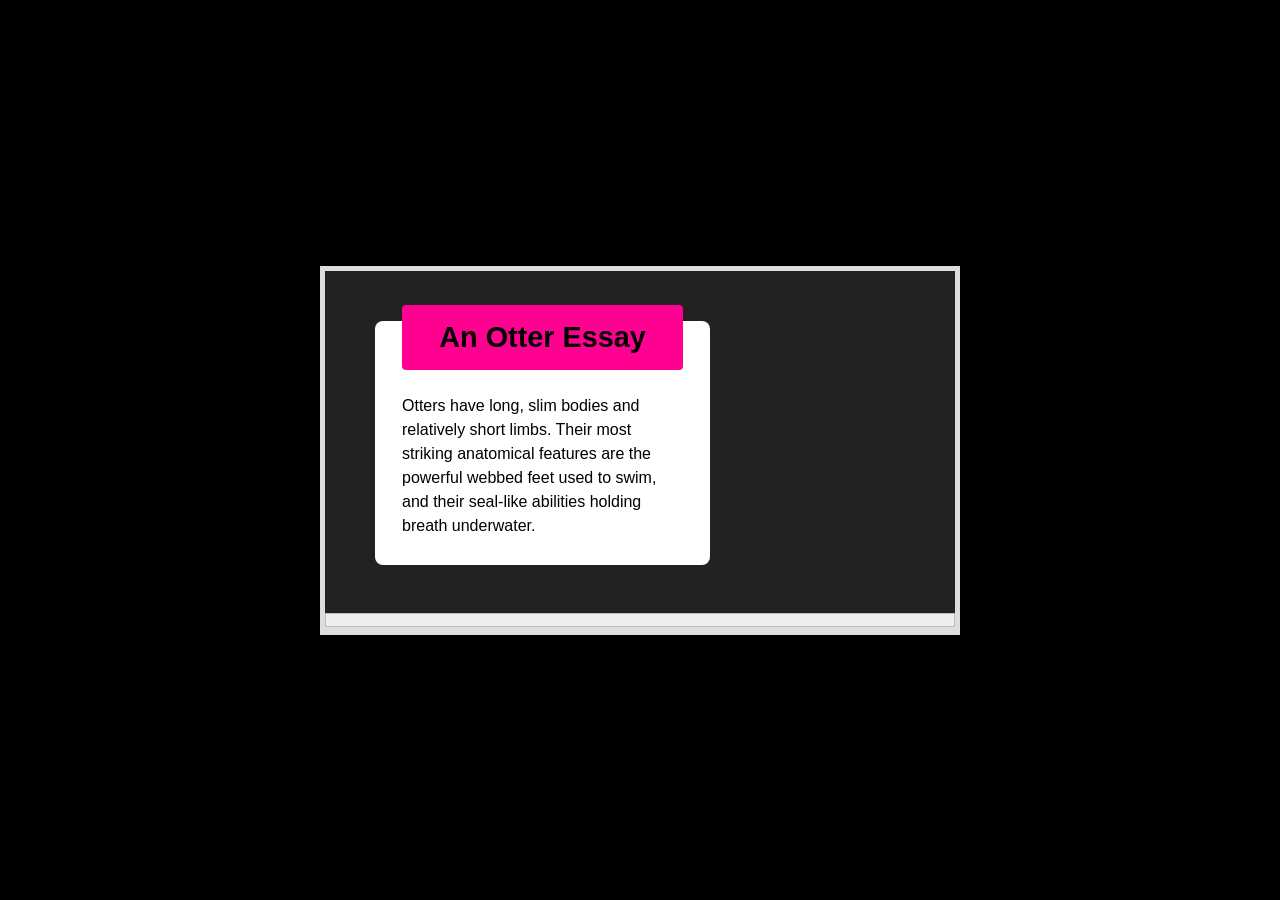
<file: css-assignment/index.html>
<!doctype html>
<html lang="en">
  <head>
    <meta charset="UTF-8" />
    <meta name="viewport" content="width=device-width, initial-scale=1.0" />
    <title>Assignment 1: Convert the design</title>
    <style>
      * {
        margin: 0;
        padding: 0;
        box-sizing: border-box;
      }
      main {
        display: flex;
        justify-content: center;
        align-items: center;
        height: 100vh;
        background-color: #000;
        font-family: sans-serif;
      }
      .container {
        position: relative;
        width: 100%;
        max-width: 640px;
        padding: 50px;
        background-color: #222;
        border: 5px solid #ddd;
        border-bottom-width: 20px;
      }
      .container::after {
        content: "";
        position: absolute;
        left: 0;
        right: 0;
        bottom: -12px;
        height: 12px;
        border: 1px solid #bbb;
        background-color: #eee;
      }
      .content {
        display: flow-root;
        max-width: 335px;
        padding: 0 27px 27px;
        border-radius: 8px;
        background-color: #fff;
      }
      h1 {
        margin: -16px 0 24px;
        padding: 16px;
        font-size: 1.8rem;
        font-weight: 900;
        text-align: center;
        color: #000;
        background-color: #ff0090;
        border-radius: 4px;
      }
      p {
        text-align: left;
        line-height: 1.5;
      }
    </style>
  </head>
  <body>
    <main>
      <div class="container">
        <div class="content">
          <h1>An Otter Essay</h1>
          <p>
            Otters have long, slim bodies and relatively short limbs. Their most
            striking anatomical features are the powerful webbed feet used to
            swim, and their seal-like abilities holding breath underwater.
          </p>
        </div>
      </div>
    </main>
  </body>
</html>
</file>
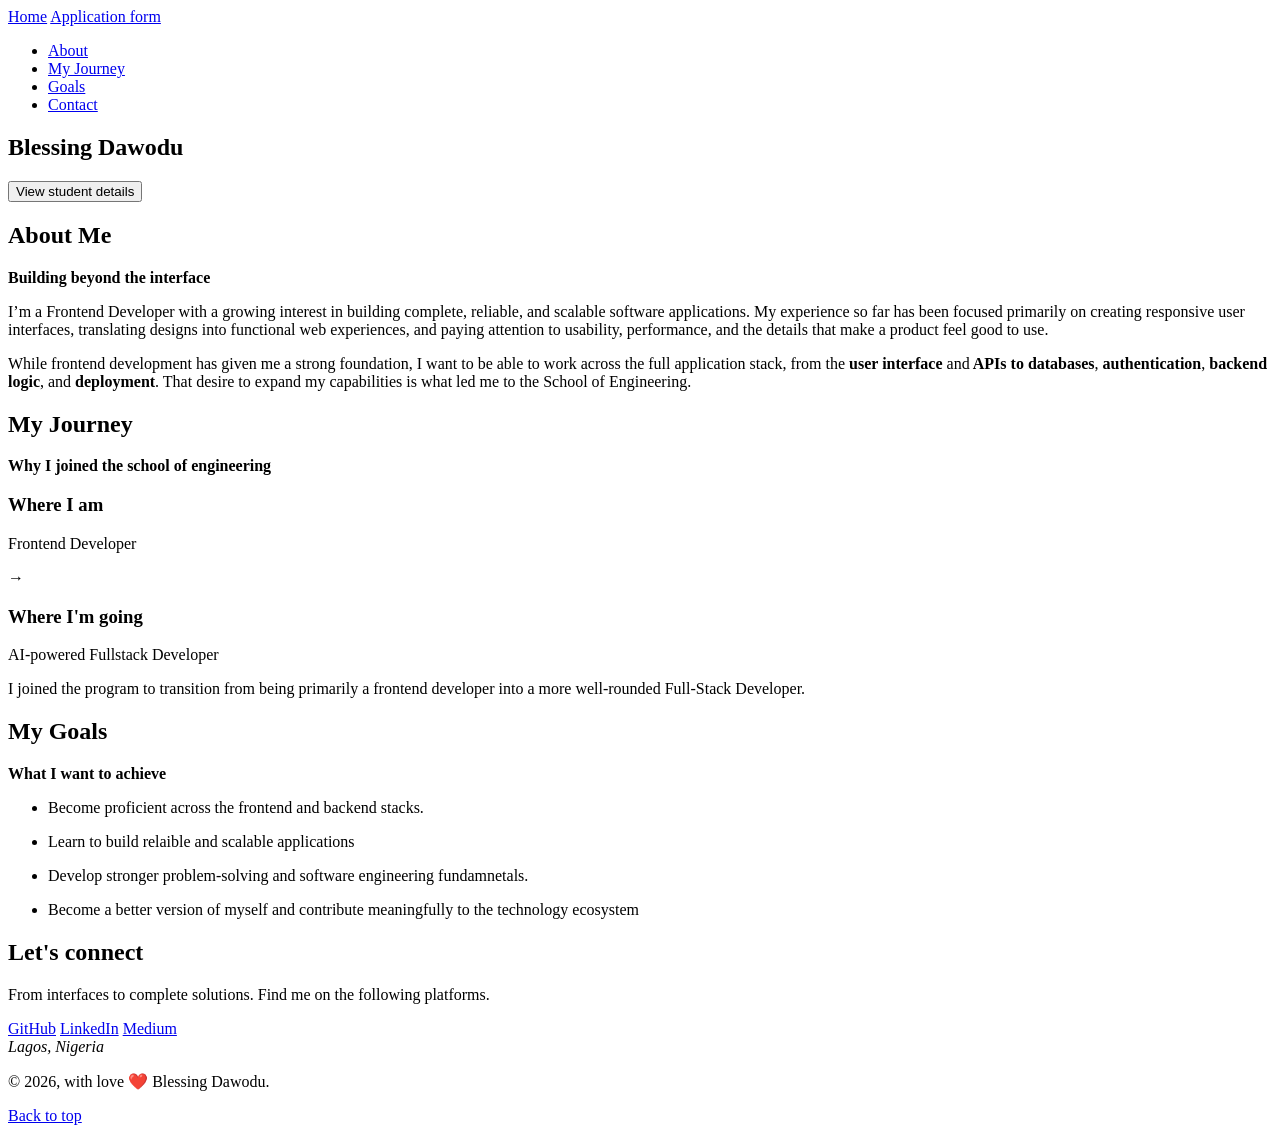
<file: first-assignment/index.html>
<!doctype html>
<html lang="en">
  <head>
    <meta charset="UTF-8" />
    <meta name="viewport" content="width=device-width, initial-scale=1.0" />
    <title>Blessing Dawodu | School of Engineering</title>
  </head>
  <body id="top">
    <header>
      <nav>
        <a href="index.html" aria-label="home">Home</a>
        <a href="form.html" aria-label="Application form">Application form</a>
        <ul>
          <li><a href="#about">About</a></li>
          <li><a href="#journey">My Journey</a></li>
          <li><a href="#goals">Goals</a></li>
          <li><a href="#contact">Contact</a></li>
        </ul>
      </nav>
    </header>
    <main>
      <section id="home">
        <header>
          <h1>Blessing Dawodu</h1>
        </header>

        <div>
          <button commandfor="student-dialog" command="show-modal">
            View student details
          </button>
          <dialog id="student-dialog" closeby="any">
            <p><b>School:</b> School of Engineering</p>
            <p><b>Track:</b> AI-Powered Fullstack Development</p>
            <p><b>Student ID:</b> ALT/SOE/KAR/026/0895</p>
            <p><b>Cohort:</b> SOE Karatu 2026</p>
            <button commandfor="student-dialog" command="close">Close</button>
          </dialog>
        </div>
      </section>

      <section id="about">
        <header>
          <h2>About Me</h2>
          <p><b>Building beyond the interface</b></p>
        </header>
        <div>
          <p>
            I’m a Frontend Developer with a growing interest in building
            complete, reliable, and scalable software applications. My
            experience so far has been focused primarily on creating responsive
            user interfaces, translating designs into functional web
            experiences, and paying attention to usability, performance, and the
            details that make a product feel good to use.
          </p>

          <p>
            While frontend development has given me a strong foundation, I want
            to be able to work across the full application stack, from the
            <b>user interface</b> and<b> APIs to databases</b>,
            <b> authentication</b>, <b> backend logic</b>, and
            <b>deployment</b>. That desire to expand my capabilities is what led
            me to the School of Engineering.
          </p>
        </div>
      </section>
      <section id="journey">
        <header>
          <h2>My Journey</h2>
          <p><b>Why I joined the school of engineering</b></p>
        </header>
        <div>
          <div>
            <h3>Where I am</h3>
            <p>Frontend Developer</p>
          </div>

          <div aria-hidden="true">→</div>

          <div>
            <h3>Where I'm going</h3>
            <p>AI-powered Fullstack Developer</p>
          </div>
        </div>
        <div>
          <p>
            I joined the program to transition from being primarily a frontend
            developer into a more well-rounded Full-Stack Developer.
          </p>
        </div>
      </section>
      <section id="goals">
        <header>
          <h2>My Goals</h2>
          <p><b>What I want to achieve</b></p>
        </header>
        <ul>
          <li>
            <p>Become proficient across the frontend and backend stacks.</p>
          </li>
          <li><p>Learn to build relaible and scalable applications</p></li>
          <li>
            <p>
              Develop stronger problem-solving and software engineering
              fundamnetals.
            </p>
          </li>
          <li>
            <p>
              Become a better version of myself and contribute meaningfully to
              the technology ecosystem
            </p>
          </li>
        </ul>
      </section>
      <section id="contact">
        <header>
          <h2>Let's connect</h2>
          <p>
            From interfaces to complete solutions. Find me on the following
            platforms.
          </p>
        </header>

        <div>
          <a
            href="https://github.com/DammyD
"
            target="_blank"
            >GitHub</a
          >
          <a
            href="https://www.linkedin.com/in/blessing-dawodu-75bb9619b
"
            target="_blank"
            >LinkedIn</a
          >
          <a href="https://medium.com/@ibukunoluwadawodu" target="_blank"
            >Medium</a
          >
        </div>
      </section>
    </main>
    <footer>
      <address>Lagos, Nigeria</address>
      <p>&copy; 2026, with love &#x2764;&#xfe0f; Blessing Dawodu.</p>
      <a href="#top">Back to top</a>
    </footer>
  </body>
</html>
</file>
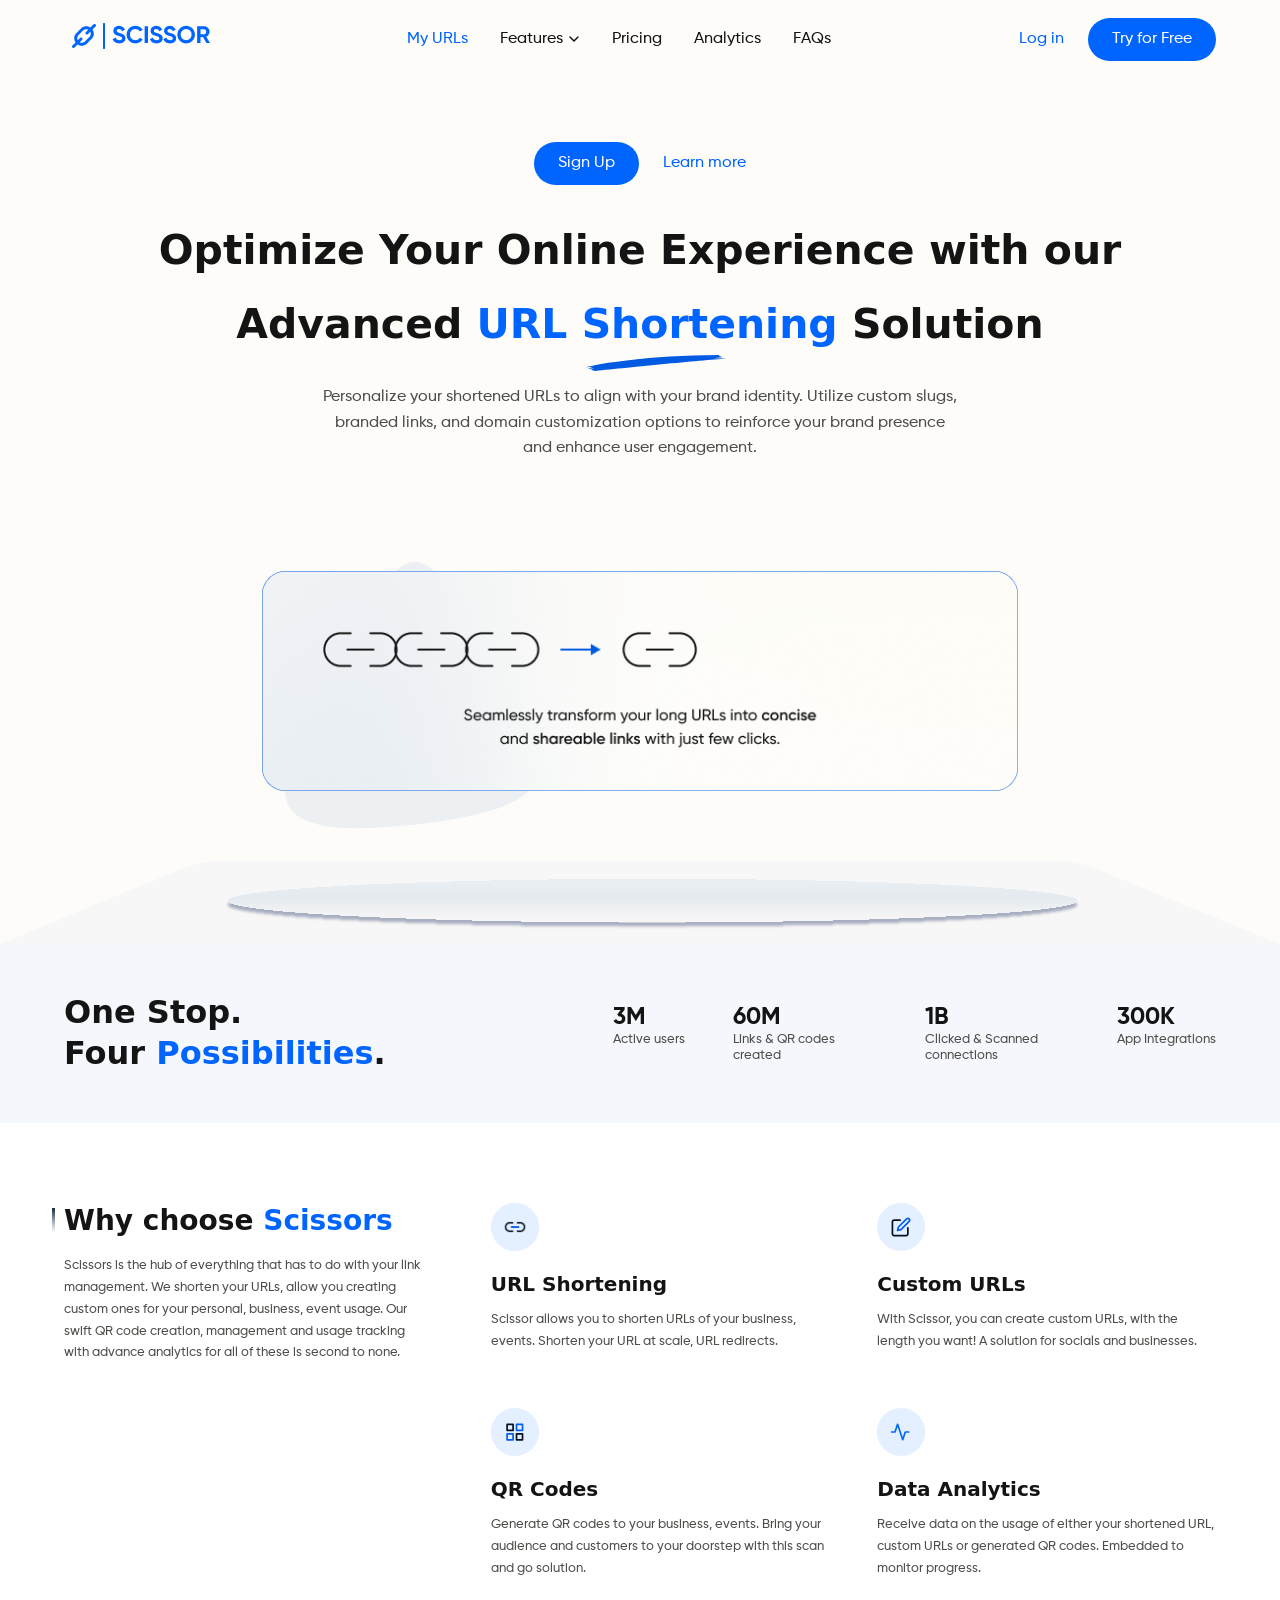
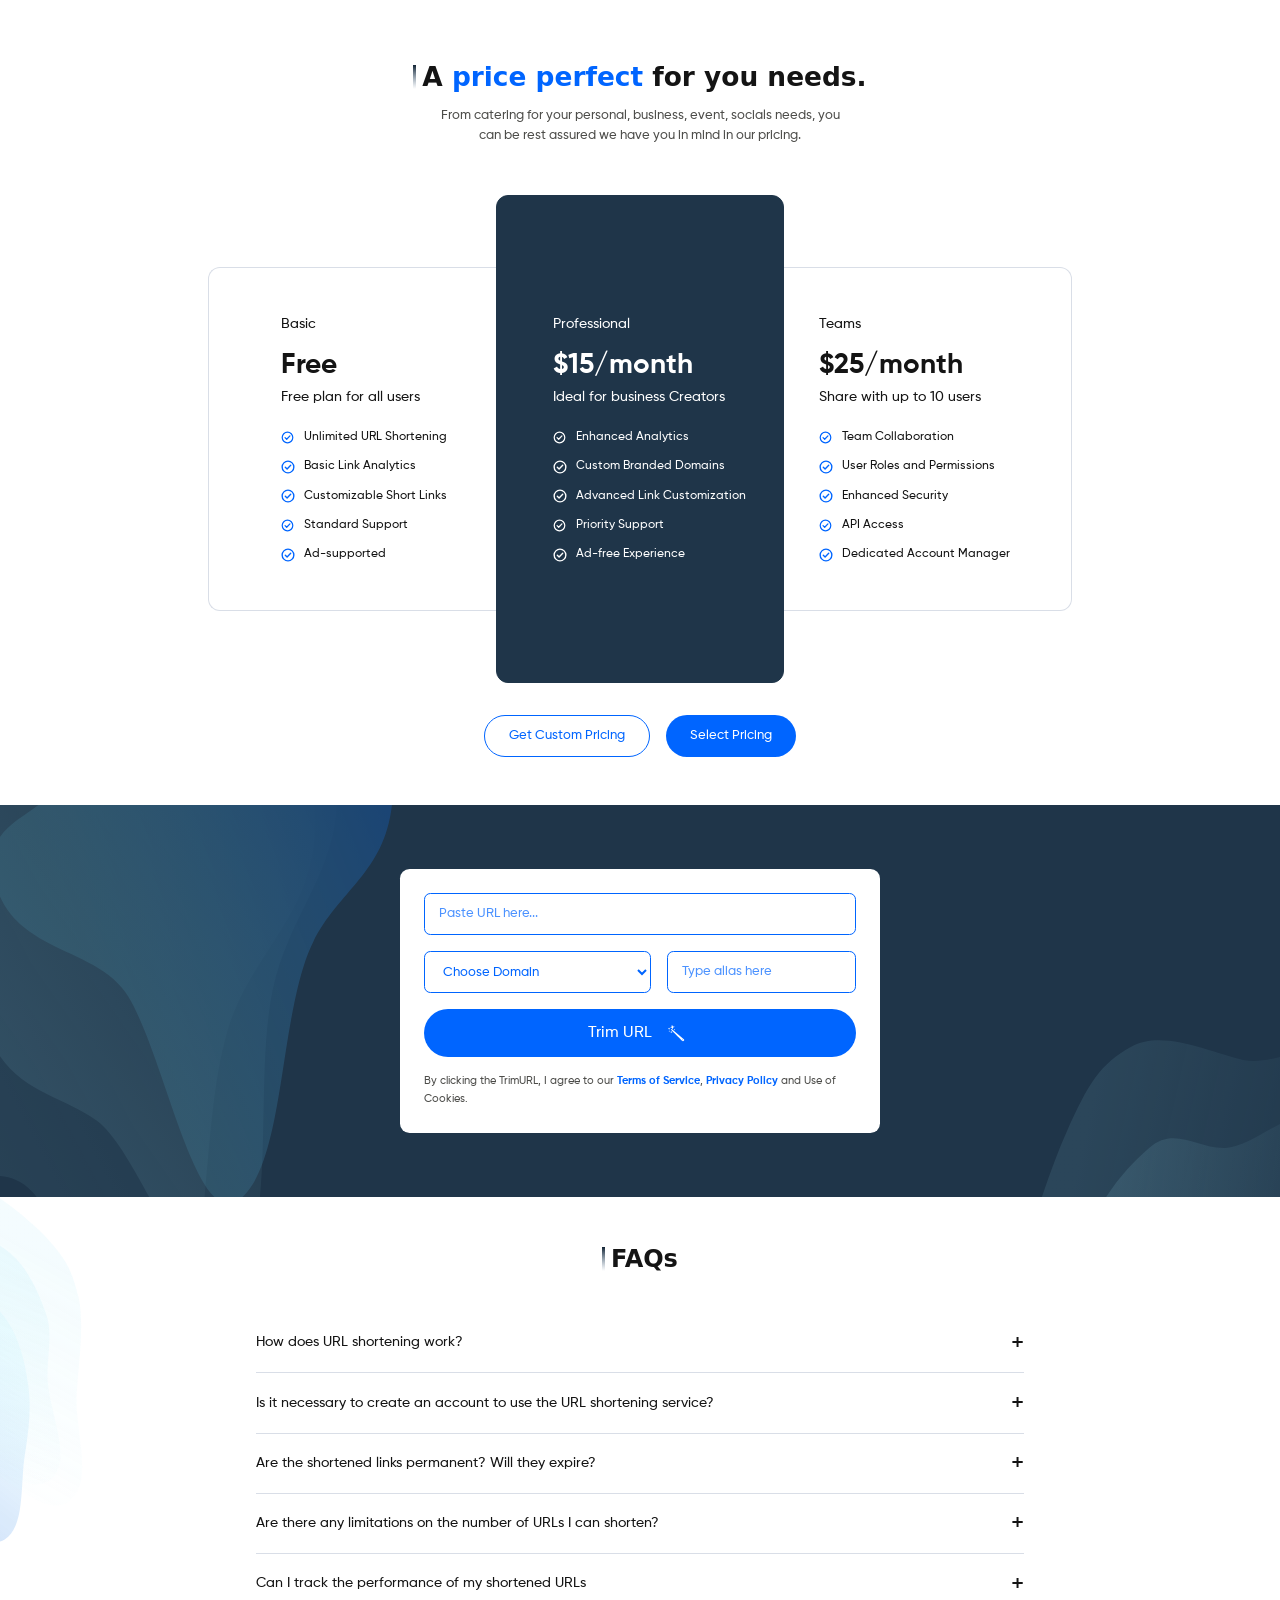
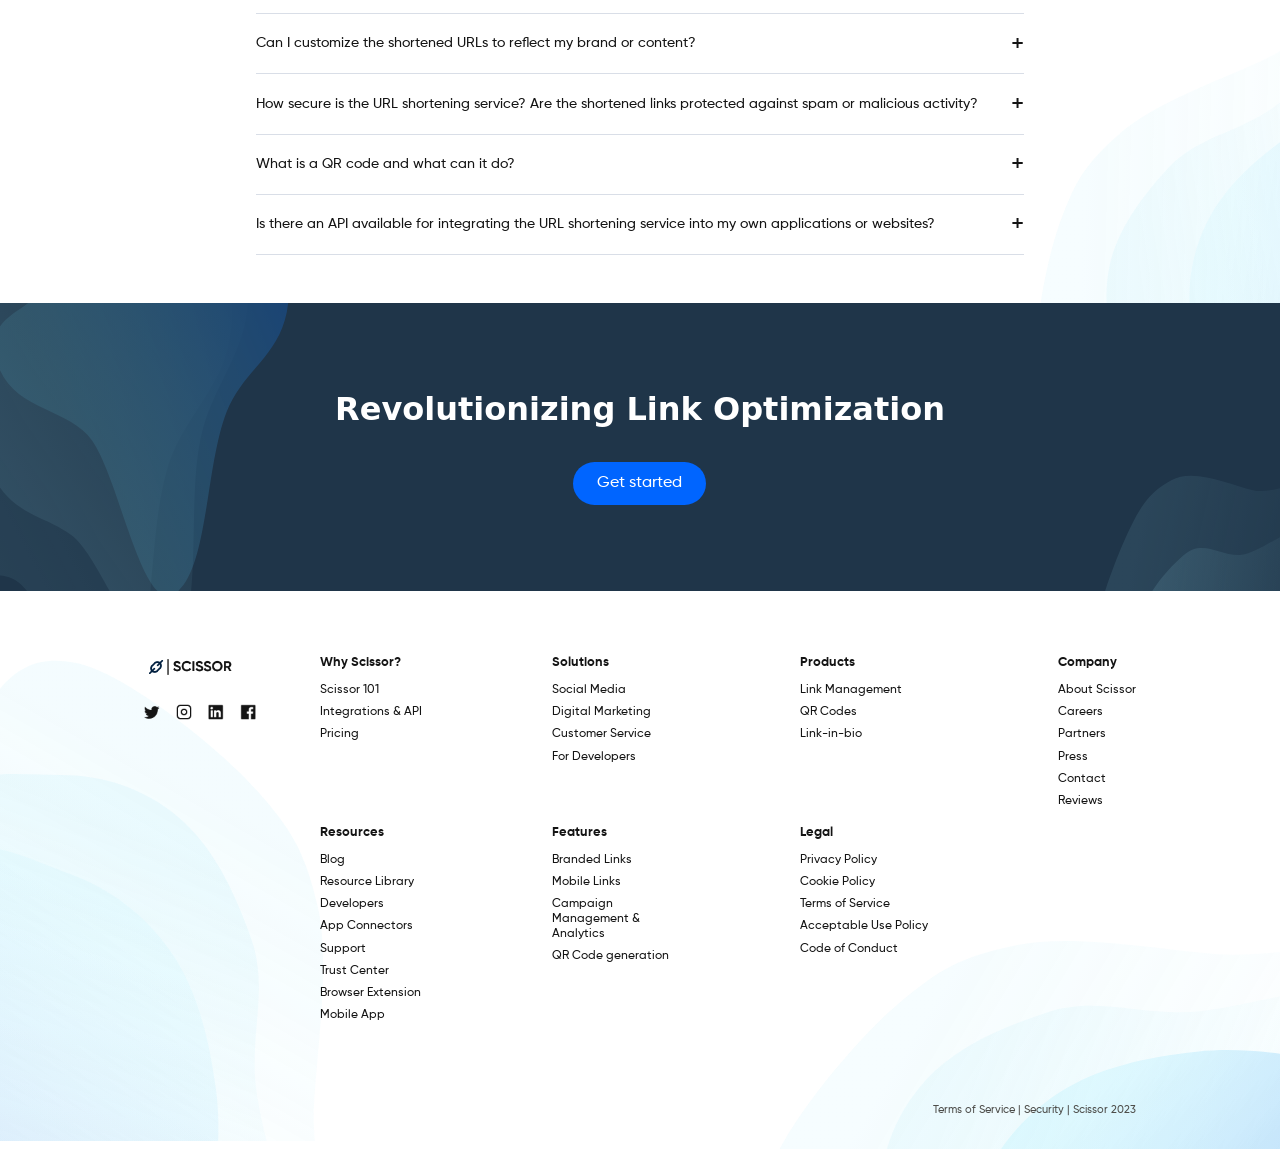
<file: second-assignment/index.html>
<!doctype html>
<html lang="en">
  <head>
    <meta charset="UTF-8" />
    <meta name="viewport" content="width=device-width, initial-scale=1.0" />
    <link rel="stylesheet" href="style.css" />
    <title>Assessment 2 | URL Shortening Solution Webpage</title>
  </head>
  <body>
    <main>
      <header>
        <nav>
          <div class="logo">
            <img src="./assets/img/Logo.png" alt="Logo" />
          </div>
          <ul class="nav-links">
            <li><a href="#" class="active">My URLs</a></li>
            <li>
              <a href="#" class="has-dropdown"
                >Features
                <svg viewBox="0 0 12 12" aria-hidden="true">
                  <path d="M2 4l4 4 4-4" />
                </svg>
              </a>
            </li>
            <li><a href="#">Pricing</a></li>
            <li><a href="#">Analytics</a></li>
            <li><a href="#">FAQs</a></li>
          </ul>
          <div class="nav-actions">
            <a href="#" class="login-link">Log in</a>
            <button class="btn btn-primary">Try for Free</button>
          </div>
        </nav>
      </header>

      <section class="hero">
        <div class="hero-actions">
          <button class="btn btn-primary">Sign Up</button>
          <a href="#" class="learn-more">Learn more</a>
        </div>
        <div class="content">
          <h1>
            Optimize Your Online Experience with our Advanced
            <span class="highlight">URL Shortening</span>
            Solution
          </h1>
          <p>
            Personalize your shortened URLs to align with your brand identity.
            Utilize custom slugs, branded links, and domain customization
            options to reinforce your brand presence and enhance user
            engagement.
          </p>
        </div>

        <div class="image-wrapper">
          <div class="image-container">
            <img src="./assets/img/Frame 29546.png" alt="Hero Image" />
            <img
              src="./assets/img/Vector 2.svg"
              alt="Decorative Shape"
              class="image-blob"
            />
          </div>
          <img
            src="./assets/img/Group 3.svg"
            alt="Decorative Shape"
            class="image-platform"
          />
        </div>

        <div class="features">
          <div class="features-title">
            <h2>
              One Stop.
              <br />
              Four<span class="accent"> Possibilities</span>.
            </h2>
          </div>
          <div class="stats">
            <div class="stat">
              <p>3M</p>
              <span>Active users</span>
            </div>
            <div class="stat">
              <p>60M</p>
              <span>Links & QR codes created</span>
            </div>
            <div class="stat">
              <p>1B</p>
              <span>Clicked & Scanned connections</span>
            </div>
            <div class="stat">
              <p>300K</p>
              <span>App Integrations</span>
            </div>
          </div>
        </div>
      </section>

      <section class="testimonials">
        <div class="why-intro">
          <img
            src="./assets/img/Line 70.svg"
            alt="Decorative Shape"
            class="testimonial-blob"
          />
          <h2>Why choose <span class="accent">Scissors</span></h2>
          <p>
            Scissors is the hub of everything that has to do with your link
            management. We shorten your URLs, allow you creating custom ones for
            your personal, business, event usage. Our swift QR code creation,
            management and usage tracking with advance analytics for all of
            these is second to none.
          </p>
        </div>
        <div class="why-grid">
          <div class="why-item">
            <img
              src="./assets/img/Group 6.png"
              alt="Testimonial Image"
              class="why-icon"
            />
            <h3>URL Shortening</h3>
            <p>
              Scissor allows you to shorten URLs of your business, events.
              Shorten your URL at scale, URL redirects.
            </p>
          </div>
          <div class="why-item">
            <img
              src="./assets/img/Group 6.svg"
              alt="Testimonial Image"
              class="why-icon"
            />
            <h3>Custom URLs</h3>
            <p>
              With Scissor, you can create custom URLs, with the length you
              want! A solution for socials and businesses.
            </p>
          </div>
          <div class="why-item">
            <img
              src="./assets/img/Frame 1000001695.svg"
              alt="Testimonial Image"
              class="why-icon"
            />
            <h3>QR Codes</h3>
            <p>
              Generate QR codes to your business, events. Bring your audience
              and customers to your doorstep with this scan and go solution.
            </p>
          </div>
          <div class="why-item">
            <img
              src="./assets/img/Group 6 (3).svg"
              alt="Testimonial Image"
              class="why-icon"
            />
            <h3>Data Analytics</h3>
            <p>
              Receive data on the usage of either your shortened URL, custom
              URLs or generated QR codes. Embedded to monitor progress.
            </p>
          </div>
        </div>
      </section>

      <section class="pricing">
        <div class="pricing-intro">
          <div class="pricing-heading">
            <img
              src="./assets/img/Line 70.svg"
              alt="Decorative Shape"
              class="testimonial-blob"
            />
            <h2>A <span class="accent">price perfect</span> for you needs.</h2>
          </div>
          <p>
            From catering for your personal, business, event, socials needs, you
            can be rest assured we have you in mind in our pricing.
          </p>
        </div>
        <div class="pricing-grid">
          <div class="pricing-card">
            <p class="pricing-title">Basic</p>
            <h4 class="pricing-price">Free</h4>
            <p class="pricing-description">Free plan for all users</p>
            <ul>
              <li>Unlimited URL Shortening</li>
              <li>Basic Link Analytics</li>
              <li>Customizable Short Links</li>
              <li>Standard Support</li>
              <li>Ad-supported</li>
            </ul>
          </div>
          <div class="pricing-card pricing-card--featured">
            <p class="pricing-title">Professional</p>
            <h4 class="pricing-price">$15/month</h4>
            <p class="pricing-description">Ideal for business Creators</p>
            <ul>
              <li>Enhanced Analytics</li>
              <li>Custom Branded Domains</li>
              <li>Advanced Link Customization</li>
              <li>Priority Support</li>
              <li>Ad-free Experience</li>
            </ul>
          </div>
          <div class="pricing-card">
            <p class="pricing-title">Teams</p>
            <h4 class="pricing-price">$25/month</h4>
            <p class="pricing-description">Share with up to 10 users</p>
            <ul>
              <li>Team Collaboration</li>
              <li>User Roles and Permissions</li>
              <li>Enhanced Security</li>
              <li>API Access</li>
              <li>Dedicated Account Manager</li>
            </ul>
          </div>
        </div>
        <div class="pricing-actions">
          <button class="btn btn-outline">Get Custom Pricing</button>
          <button class="btn btn-primary">Select Pricing</button>
        </div>
      </section>

      <section class="trim">
        <div class="trim-card">
          <form class="trim-form">
            <input
              type="text"
              class="trim-url"
              placeholder="Paste URL here..."
            />
            <select class="choose-domain">
              <option value="shorten" disabled selected>Choose Domain</option>
              <option value="custom">Custom URL</option>
              <option value="qr">Generate QR Code</option>
            </select>
            <input
              type="text"
              placeholder="Type alias here"
              aria-label="Custom alias"
            />
            <button type="submit" class="btn btn-primary trim-submit">
              Trim URL
              <img src="./assets/img/magic wand.svg" alt="" class="trim-icon" />
            </button>
          </form>
          <p class="trim-terms">
            By clicking the TrimURL, I agree to our
            <a href="#" class="accent">Terms of Service</a>,
            <a href="#" class="accent">Privacy Policy</a> and Use of Cookies.
          </p>
        </div>
      </section>

      <section class="faq">
        <div class="faq-heading">
          <img
            src="./assets/img/Line 70.svg"
            alt="Decorative Shape"
            class="testimonial-blob"
          />
          <h2>FAQs</h2>
        </div>
        <div class="faq-list">
          <details class="faq-item" name="faq">
            <summary>How does URL shortening work?</summary>
            <p>
              URL shortening works by taking a long URL and creating a shorter,
              condensed version that redirects to the original URL. When a user
              clicks on the shortened link, they are redirected to the intended
              destination.
            </p>
          </details>

          <details class="faq-item" name="faq">
            <summary>
              Is it necessary to create an account to use the URL shortening
              service?
            </summary>
            <p>
              No account is needed to shorten a link. Creating one gives you
              link management, analytics, and customization options.
            </p>
          </details>

          <details class="faq-item" name="faq">
            <summary>
              Are the shortened links permanent? Will they expire?
            </summary>
            <p>
              Shortened links stay active unless you delete them. Retention
              details can vary by plan, so check the pricing section.
            </p>
          </details>

          <details class="faq-item" name="faq">
            <summary>
              Are there any limitations on the number of URLs I can shorten?
            </summary>
            <p>
              The Basic plan includes unlimited URL shortening. Paid plans add
              features like enhanced analytics, branded domains, and team tools.
            </p>
          </details>

          <details class="faq-item" name="faq">
            <summary>Can I track the performance of my shortened URLs</summary>
            <p>
              Yes. You can use custom slugs, branded links, and custom domains
              so your short links match your brand.
            </p>
          </details>
          <details class="faq-item" name="faq">
            <summary>
              Can I customize the shortened URLs to reflect my brand or content?
            </summary>
            <p>
              Yes. You can use custom slugs, branded links, and custom domains
              so your short links match your brand.
            </p>
          </details>

          <details class="faq-item" name="faq">
            <summary>
              How secure is the URL shortening service? Are the shortened links
              protected against spam or malicious activity?
            </summary>
            <p>
              Yes. Link analytics show how your shortened URLs and QR codes are
              used, and paid plans include enhanced analytics.
            </p>
          </details>

          <details class="faq-item" name="faq">
            <summary>What is a QR code and what can it do?</summary>
            <p>
              Yes. Link analytics show how your shortened URLs and QR codes are
              used, and paid plans include enhanced analytics.
            </p>
          </details>

          <details class="faq-item" name="faq">
            <summary>
              Is there an API available for integrating the URL shortening
              service into my own applications or websites?
            </summary>
            <p>
              Yes. Link analytics show how your shortened URLs and QR codes are
              used, and paid plans include enhanced analytics.
            </p>
          </details>
        </div>
      </section>

      <section class="trim cta">
        <div class="revolution">
          <h3>Revolutionizing Link Optimization</h3>
          <button type="submit" class="btn btn-primary">
            Get started
          </button>
        </div>
      </section>

      <footer>
        <div class="footer-brand">
          <img src="./assets/img/Logo (2).png" alt="Logo">
          <div class="social-accounts">
            <a href="#"><img src="./assets/img/i.fi-social-twitter.png" alt="Twitter"></a>
            <a href="#"><img src="./assets/img/svg.feather.png" alt="Instagram"></a>
            <a href="#"><img src="./assets/img/i.fi-social-linkedin.png" alt="LinkedIn"></a>
            <a href="#"><img src="./assets/img/i.fi-social-facebook.png" alt="Facebook"></a>
          </div>
        </div>

        <div class="footer-links" aria-label="Footer Links">
          <div class="footer-column">
            <h4>Why Scissor?</h4>
            <ul>
            <li><a href="#">Scissor 101</a></li>
            <li><a href="#">Integrations & API</a></li>
            <li><a href="#">Pricing</a></li>
            </ul>

            <h4>Resources</h4>
            <ul>
              <li><a href="#">Blog</a></li>
              <li><a href="#">Resource Library</a></li>
              <li><a href="#">Developers</a></li>
              <li><a href="#">App Connectors</a></li>
              <li><a href="#">Support</a></li>
              <li><a href="#">Trust Center</a></li>
              <li><a href="#">Browser Extension</a></li>
              <li><a href="#">Mobile App</a></li>
            </ul>
          </div>
          <div class="footer-column footer-col--narrow">
            <h4>Solutions</h4>
            <ul>
              <li><a href="#">Social Media</a></li>
              <li><a href="#">Digital Marketing</a></li>
              <li><a href="#">Customer Service</a></li>
              <li><a href="#">For Developers</a></li>
            </ul>

            <h4>Features</h4>
            <ul>
              <li><a href="#">Branded Links</a></li>
              <li><a href="#">Mobile Links</a></li>
              <li class="footer-wrap"><a href="#">Campaign Management & Analytics</a></li>
              <li><a href="#">QR Code generation</a></li>
            </ul>
          </div>
          <div class="footer-column">
            <h4>Products</h4>
            <ul>
              <li><a href="#">Link Management</a></li>
              <li><a href="#">QR Codes</a></li>
              <li><a href="#">Link-in-bio</a></li>
            </ul>

            <h4>Legal</h4>
            <ul>
              <li><a href="#">Privacy Policy</a></li>
              <li><a href="#">Cookie Policy</a></li>
              <li><a href="#">Terms of Service</a></li>
              <li><a href="#">Acceptable Use Policy</a></li>
              <li><a href="#">Code of Conduct</a></li>
            </ul>
          </div>
          <div class="footer-column" aria-label="Company">
            <h4>Company</h4>
            <ul>
              <li><a href="#">About Scissor</a></li>
              <li><a href="#">Careers</a></li>
              <li><a href="#">Partners</a></li>
              <li><a href="#">Press</a></li>
              <li><a href="#">Contact</a></li>
              <li><a href="#">Reviews</a></li>
            </ul>
          </div>
        </div>

        <div class="footer-bottom" aria-label="Footer Bottom">
          <p>Terms of Service | Security | Scissor 2023</p>
        </div>
      </footer>
    </main>
  </body>
</html>
</file>
<file: second-assignment/style.css>
:root {
  --color-primary: #0065ff;
  --color-text: #141414;
  --color-text-muted: #4d4d4a;
  --color-bg: #fdfcf8;
  --color-surface: #f4f7fb;
  --color-card-border: #d9dee7;
  --color-dark: #1f3549;
}

*,
*::before,
*::after {
  box-sizing: border-box;
  margin: 0;
  padding: 0;
}

@font-face {
  font-family: "Gilory";
  src: url("./assets/fonts/Gilroy-Bold.woff") format("woff");
  font-weight: 700;
  font-style: normal;
  font-display: swap;
}
@font-face {
  font-family: "Gilory";
  src: url("./assets/fonts/Gilroy-Medium.woff") format("woff");
  font-weight: 400;
  font-style: normal;
  font-display: swap;
}

body {
  font-family: "Gilory", "Inter", system-ui, sans-serif;
  color: var(--color-text);
  background: var(--color-bg);
  font-weight: 500;
}

h1,
h2,
h3 {
  font-family: "Gilroy", system-ui, sans-serif;
  font-weight: 700;
}

/* buttons */
.btn {
  border: none;
  border-radius: 999px;
  padding: 0.75rem 1.5rem;
  font: inherit;
  font-weight: 500;
  cursor: pointer;
}

.btn-primary {
  background: var(--color-primary);
  color: #fff;
}

.btn-outline {
  background: #fff;
  color: var(--color-primary);
  border: 1px solid var(--color-primary);
}

ul,
li a {
  text-decoration: none;
  list-style: none;
}

.image-container img:not(.image-blob) {
  max-width: 100%;
  height: auto;
}

/* navs */
nav {
  display: flex;
  align-items: center;
  justify-content: space-between;
  padding: 1rem 5%;
}

.nav-links {
  display: flex;
  gap: 2rem;
  list-style: none;
}

.nav-links a,
.nav-actions a {
  color: var(--color-text);
  text-decoration: none;
}

.nav-links li:first-child a {
  color: var(--color-primary);
}

.nav-links a.active {
  color: var(--color-primary);
}

.has-dropdown {
  display: inline-flex;
  align-items: center;
  gap: 0.35rem;
}

.has-dropdown svg {
  width: 0.75rem;
  height: 0.75rem;
  fill: none;
  stroke: currentColor;
  stroke-width: 1.5;
  stroke-linecap: round;
  stroke-linejoin: round;
}

.nav-actions {
  display: flex;
  align-items: center;
  gap: 1.5rem;
}

/* hero */
.hero {
  text-align: center;
  padding: 4rem 0 0;
}

.content {
  padding-block: 1.8rem;
}

.content h1 {
  max-width: 24em;
  margin: 0 auto 1.5rem;
  font-size: clamp(1.75rem, 3.2vw, 2.75rem);
  line-height: 1.8;
}

.content p {
  max-width: 640px;
  margin: 0 auto 2rem;
  color: var(--color-text-muted);
  line-height: 1.6;
}

.hero-actions {
  display: flex;
  justify-content: center;
  align-items: center;
  gap: 1.5rem;
}

.learn-more,
.nav-actions .login-link {
  color: var(--color-primary);
  text-decoration: none;
}

/* hero-highlights */
.highlight {
  position: relative;
  display: inline-block;
  color: var(--color-primary);
}

.highlight::after {
  content: "";
  position: absolute;
  left: 0;
  bottom: -0.25em;
  width: 100%;
  height: 0.4em;
  background: url("./assets/img/Vector\ 3.svg") no-repeat center / 100% 100%;
}

/* image block */
.image-wrapper {
  position: relative;
  margin-top: 3rem;
}

.image-container {
  position: relative;
  isolation: isolate;
  width: 59%;
  min-width: 320px;
  max-width: 800px;
  margin: 0 auto;
}

.image-blob {
  position: absolute;
  left: 3%;
  top: -4%;
  height: 118%;
  width: auto;
  z-index: -1;
  opacity: 0.6;
  pointer-events: none;
}

.image-platform {
  display: block;
  width: 100%;
  margin: 4rem auto 0;
}

/* features */
.features {
  display: flex;
  justify-content: space-between;
  align-items: center;
  gap: 2rem;
  padding: 3rem 5%;
  background: var(--color-surface);
  text-align: left;
}

.features-title h2 {
  font-size: 2rem;
  line-height: 1.3;
}

.accent {
  color: var(--color-primary);
}

.stats {
  display: flex;
  gap: 3rem;
}

.stat p {
  font-size: 1.5rem;
  font-weight: 600;
}
.stat span {
  display: block;
  max-width: 9rem;
  font-size: 0.8rem;
  color: var(--color-text-muted);
}

/* why choose us */
.testimonials {
  display: grid;
  grid-template-columns: minmax(0, 1fr) minmax(0, 2fr);
  gap: 4rem;
  margin: 0 auto;
  padding: 5rem 5%;
  background: #fff;
  text-align: left;
}

.why-intro {
  position: relative;
}

.testimonial-blob {
  position: absolute;
  left: -0.75rem;
  top: 0.3rem;
  height: 1.6rem;
  width: auto;
}

.why-intro h2 {
  margin-bottom: 1rem;
  font-size: 1.75rem;
  line-height: 1.3;
}

.why-intro p {
  font-size: 0.8rem;
  line-height: 1.7;
  color: var(--color-text-muted);
}

.why-grid {
  display: grid;
  grid-template-columns: repeat(2, minmax(0, 1fr));
  column-gap: 3rem;
  row-gap: 3.5rem;
}

.why-icon {
  display: block;
  width: 3rem;
  height: 3rem;
  margin-bottom: 1.25rem;
}

.why-item h3 {
  margin-bottom: 0.75rem;
  font-size: 1.25rem;
  line-height: 1.3;
}

.why-item p {
  font-size: 0.8rem;
  line-height: 1.7;
  color: var(--color-text-muted);
}

/* Pricing */
.pricing {
  background: #fff;
  text-align: center;
  padding-bottom: 3rem;
}

.pricing-heading,
.faq-heading {
  display: flex;
  align-items: center;
  justify-content: center;
  gap: 0.4rem;
  width: auto;
  margin: 0 auto 0.75rem;
}

.pricing-heading .testimonial-blob,
.faq-heading .testimonial-blob {
  position: static;
  flex: none;
  height: 1.5rem;
  width: auto;
  transform: none;
}

.pricing-intro h2 {
  font-size: 1.65rem;
  line-height: 1.3;
}

.pricing-intro p {
  max-width: 26rem;
  margin: 0 auto;
  font-size: 0.8rem;
  line-height: 1.6;
  color: var(--color-text-muted);
}

.pricing-grid {
  --overhang: 4.5rem;
  --pad-y: 3rem;
  display: grid;
  grid-template-columns: 1fr 1fr 1fr;
  width: min(92%, 54rem);
  margin: 3rem auto 0;
  padding-block: var(--overhang);
  text-align: left;
}

.pricing-card {
  padding: var(--pad-y) 2.2rem;
  border: 1px solid var(--color-card-border);
  background: #fff;
}

.pricing-card:first-child {
  padding-left: 4.5rem;
  border-right: none;
  border-radius: 0.75rem 0 0 0.75rem;
}

.pricing-card:last-child {
  border-left: none;
  border-radius: 0 0.75rem 0.75rem 0;
}

.pricing-card--featured {
  position: relative;
  z-index: 1;
  margin-block: calc(var(--overhang) * -1);
  padding-block: calc(var(--pad-y) + var(--overhang));
  padding-left: 3.5rem;
  border-color: var(--color-dark);
  border-radius: 0.75rem;
  background: var(--color-dark);
  color: #fff;
}

.pricing-title {
  margin-bottom: 1rem;
  font-size: 0.9rem;
}

.pricing-price {
  margin-bottom: 0.4rem;
  font-size: 1.75rem;
  line-height: 1.2;
}

.pricing-description {
  margin-bottom: 1.5rem;
  font-size: 0.85rem;
}

.pricing-card ul {
  display: grid;
  gap: 0.9rem;
  list-style: none;
}

.pricing-card li {
  display: flex;
  align-items: center;
  gap: 0.6rem;
  font-size: 0.75rem;
}

.pricing-card li::before {
  content: "";
  flex: none;
  width: 0.85rem;
  height: 0.85rem;
  background-color: var(--color-primary);
  -webkit-mask: url("data:image/svg+xml,%3Csvg xmlns='http://www.w3.org/2000/svg' viewBox='0 0 16 16' fill='none' stroke='black' stroke-width='1.5' stroke-linecap='round' stroke-linejoin='round'%3E%3Ccircle cx='8' cy='8' r='6.5'/%3E%3Cpath d='M5 8.2l2 2 4-4.2'/%3E%3C/svg%3E")
    no-repeat center / contain;
  mask: url("data:image/svg+xml,%3Csvg xmlns='http://www.w3.org/2000/svg' viewBox='0 0 16 16' fill='none' stroke='black' stroke-width='1.5' stroke-linecap='round' stroke-linejoin='round'%3E%3Ccircle cx='8' cy='8' r='6.5'/%3E%3Cpath d='M5 8.2l2 2 4-4.2'/%3E%3C/svg%3E")
    no-repeat center / contain;
}

.pricing-card--featured li::before {
  background-color: #fff;
}

.pricing-actions {
  display: flex;
  justify-content: center;
  gap: 1rem;
  margin-top: 2rem;
}

.pricing-actions .btn {
  font-size: 0.8rem;
}

/* trim form */
.trim {
  padding: 4rem 5%;
  background-color: var(--color-dark);
  background-image:
    url("./assets/img/Group\ 3\ \(6\).svg"),
    url("./assets/img/Group\ 2\ \(5\).svg");
  background-repeat: no-repeat;
  background-position:
    left center,
    right bottom;
  background-size:
    auto 100%,
    auto 75%;
}

.trim-card {
  width: min(100%, 30rem);
  margin: 0 auto;
  padding: 1.5rem;
  border-radius: 0.6rem;
  background: #fff;
  text-align: left;
}

.trim-form {
  display: grid;
  grid-template-columns: 1.2fr 1fr;
  gap: 1rem;
}

.trim-url,
.trim-submit {
  grid-column: 1 / -1;
}

.trim-form input,
.trim-form select {
  width: 100%;
  padding: 0.75rem 0.9rem;
  border: 1px solid var(--color-primary);
  border-radius: 0.4rem;
  background: #fff;
  color: var(--color-primary);
  font: inherit;
  font-size: 0.8rem;
}

.trim-form input::placeholder {
  color: var(--color-primary);
  opacity: 0.7;
}

.trim-submit {
  display: flex;
  align-items: center;
  justify-content: center;
  gap: 0.5rem;
  width: 100%;
  border-radius: 25rem;
}

.trim-icon {
  flex: none;
  width: 2rem;
  height: 1.5rem;
}

.trim-terms {
  margin-top: 1rem;
  font-size: 0.7rem;
  line-height: 1.6;
  color: var(--color-text-muted);
}

.trim-terms .accent {
  font-weight: 700;
  text-decoration: none;
}

/* faq */
.faq {
  background-color: #fff;
  background-image:
    url("./assets/img/Group\ 3\ \(5\).svg"),
    url("./assets/img/Group\ 2\ \(3\).svg");
  background-repeat: no-repeat;
  background-position:
    left top,
    right bottom;
  background-size:
    auto 60%,
    auto 50%;
  text-align: center;
  padding: 3rem 0 3rem 0;
}

.faq-list {
  max-width: 48rem;
  margin: 2.5rem auto 0;
  text-align: left;
}

.faq-item {
  border-bottom: 1px solid var(--color-card-border);
}

.faq-item summary {
  display: flex;
  align-items: center;
  justify-content: space-between;
  gap: 1rem;
  padding: 1.1rem 0;
  font-size: 0.9rem;
  list-style: none;
  cursor: pointer;
}

.faq-item summary::-webkit-details-marker {
  display: none;
}

.faq-item summary::after {
  content: "+";
  flex: none;
  font-size: 1.5rem;
  line-height: 1;
}

.faq-item[open] summary::after {
  content: "\2212";
}

.faq-item p {
  padding-bottom: 1.1rem;
  font-size: 0.8rem;
  line-height: 1.6;
  color: var(--color-text-muted);
}

/* cta */
.cta {
  display: grid;
  place-items: center;
  min-height: 18rem;
}

.revolution {
  display: grid;
  justify-items: center;
  gap: 2rem;
  color: #fff;
  text-align: center;
}

.revolution h3 {
  font-size: clamp(1.5rem, 3vw, 2rem);
  line-height: 1.3;
}

/* footer */
footer {
  display: grid;
  grid-template-columns: auto 1fr;
  column-gap: 4rem;
  row-gap: 2.5rem;
  padding: 4rem max(5%, calc((100% - 62rem) / 2)) 2rem;
  background-color: #fff;
  background-image:
    url("./assets/img/Group\ 3\ \(2\).svg"),
    url("./assets/img/Group\ 2\ \(1\).svg");
  background-repeat: no-repeat;
  background-position:
    left center,
    right bottom;
  font-size: 0.75rem;
}

.footer-brand > img {
  height: 1.5rem;
  width: auto;
}

.social-accounts {
  display: flex;
  gap: 1rem;
  margin-top: 1.25rem;
}

.social-accounts img {
  display: block;
  height: 1rem;
  width: auto;
}

.footer-links {
  display: grid;
  grid-template-columns: repeat(4, auto);
  grid-template-rows: repeat(4, auto);
  justify-content: space-between;
  column-gap: 1.5rem;
}

.footer-column {
  display: grid;
  grid-row: span 4;
  grid-template-rows: subgrid;
}

.footer-column h4 {
  margin-bottom: 0.75rem;
  font-size: 0.8rem;
  font-weight: 700;
}

.footer-column ul {
  display: grid;
  gap: 0.45rem;
  margin-bottom: 1rem;
  list-style: none;
  align-content: start;
}

.footer-column a {
  color: var(--color-text);
  text-decoration: none;
}

.footer-wrap {
  max-width: 6.5rem;
}

.footer-bottom {
  grid-column: 1 / -1;
  margin-top: 1.5rem;
  font-size: 0.7rem;
  color: var(--color-text-muted);
  text-align: right;
}

/* ---------- responsive ---------- */

@media (max-width: 900px) {
  /* nav */
  nav {
    flex-wrap: wrap;
    gap: 0.75rem 1rem;
  }

  .nav-links {
    order: 3;
    width: 100%;
    flex-wrap: wrap;
    justify-content: center;
    gap: 0.5rem 1.75rem;
  }

  .nav-actions {
    gap: 1rem;
  }

  .hero-actions,
  .content {
    padding-inline: 5%;
  }

  .image-container {
    width: 80%;
  }

  .image-wrapper {
    overflow-x: clip;
  }

  /* features */
  .features {
    gap: 1.5rem;
  }

  .stats {
    flex-wrap: wrap;
    gap: 1.5rem 2rem;
  }

  /* why choose us */
  .testimonials {
    grid-template-columns: 1fr;
    gap: 3rem;
    padding: 4rem 5%;
  }

  .why-intro p {
    max-width: 36rem;
  }

  .pricing-intro {
    padding-inline: 5%;
  }

  .pricing-grid {
    width: 96%;
  }

  .pricing-card {
    padding-inline: 1.25rem;
  }

  .pricing-card:first-child {
    padding-left: 2rem;
  }

  .pricing-card--featured {
    padding-left: 1.75rem;
  }

  /* faq */
  .faq {
    padding-inline: 5%;
  }

  /* footer */
  footer {
    grid-template-columns: 1fr;
    row-gap: 2rem;
  }
}

@media (max-width: 640px) {
  nav {
    flex-wrap: wrap;
    gap: 0.75rem 1rem;
  }

  /* nav */
  .nav-links {
    gap: 0.5rem 1.25rem;
  }

  /* hero */
  .hero {
    padding-top: 2.5rem;
  }

  .content h1 {
    font-size: 1.6rem;
    line-height: 1.4;
  }

  .image-container {
    width: 90%;
    min-width: 0;
  }

  .image-platform {
    margin-top: 2rem;
  }

  /* features */
  .features {
    flex-direction: column;
    align-items: flex-start;
  }

  .features-title h2 {
    font-size: 1.6rem;
  }

  .stats {
    display: grid;
    grid-template-columns: repeat(2, minmax(0, 1fr));
    width: 100%;
    gap: 1.5rem;
  }

  /* why choose us */
  .why-intro h2 {
    font-size: 1.5rem;
  }

  .why-grid {
    column-gap: 2rem;
    row-gap: 2.5rem;
  }

  .pricing-intro h2 {
    font-size: 1.4rem;
  }

  .pricing-grid {
    grid-template-columns: 1fr;
    width: min(92%, 26rem);
    padding-block: 0;
    row-gap: 1rem;
  }

  .pricing-card,
  .pricing-card:first-child,
  .pricing-card:last-child {
    padding: 2rem 1.5rem;
    border: 1px solid var(--color-card-border);
    border-radius: 0.75rem;
  }

  .pricing-card--featured {
    margin-block: 0;
    border-color: var(--color-dark);
  }

  /* trim */
  .trim {
    padding: 3rem 5%;
  }

  /* faq */
  .faq {
    padding-block: 2.5rem;
    background-size:
      auto 40%,
      auto 30%;
  }
  .faq-list {
    margin-top: 1.5rem;
  }

  /* cta */
  .cta {
    min-height: 14rem;
  }

  .footer-links {
    grid-template-columns: repeat(2, minmax(0, 1fr));
    grid-template-rows: none;
    gap: 2rem 1.5rem;
  }

  .footer-column {
    display: block;
    grid-row: auto;
  }

  .footer-bottom {
    text-align: left;
  }
}

@media (max-width: 420px) {
  /* nav */
  nav {
    padding-inline: 3%;
  }

  .logo img {
    height: 1.25rem;
    width: auto;
  }

  .nav-links {
    gap: 0.4rem 0.75rem;
    font-size: 0.8rem;
  }

  .nav-actions {
    gap: 0.75rem;
  }

  .nav-actions .btn {
    padding: 0.5rem 1rem;
    font-size: 0.85rem;
  }

  .btn {
    padding: 0.65rem 1.25rem;
  }

  .btn {
    padding: 0.65rem 1.25rem;
  }

  /* hero */
  .content h1 {
    font-size: 1.4rem;
  }

  .content p {
    font-size: 0.9rem;
  }

  .hero-actions {
    gap: 1rem;
  }

  /* features */
  .stats {
    gap: 1.25rem 1rem;
  }

  .stat p {
    font-size: 1.3rem;
  }

  /* why choose us */
  .testimonials {
    padding: 3rem 5%;
  }

  .why-grid {
    grid-template-columns: 1fr;
  }

  .pricing-actions {
    flex-direction: column;
    align-items: stretch;
    width: min(92%, 20rem);
    margin-inline: auto;
  }

  /* trim */
  .trim-card {
    padding: 1.25rem;
  }

  .trim-form {
    grid-template-columns: 1fr;
  }

  /* faq */
  .faq-item summary {
    padding: 0.9rem 0;
    font-size: 0.85rem;
  }

  .faq-item p {
    font-size: 0.75rem;
  }

  /* footer */
  footer {
    padding-top: 3rem;
  }

  .footer-links {
    column-gap: 1rem;
  }
}
</file>
